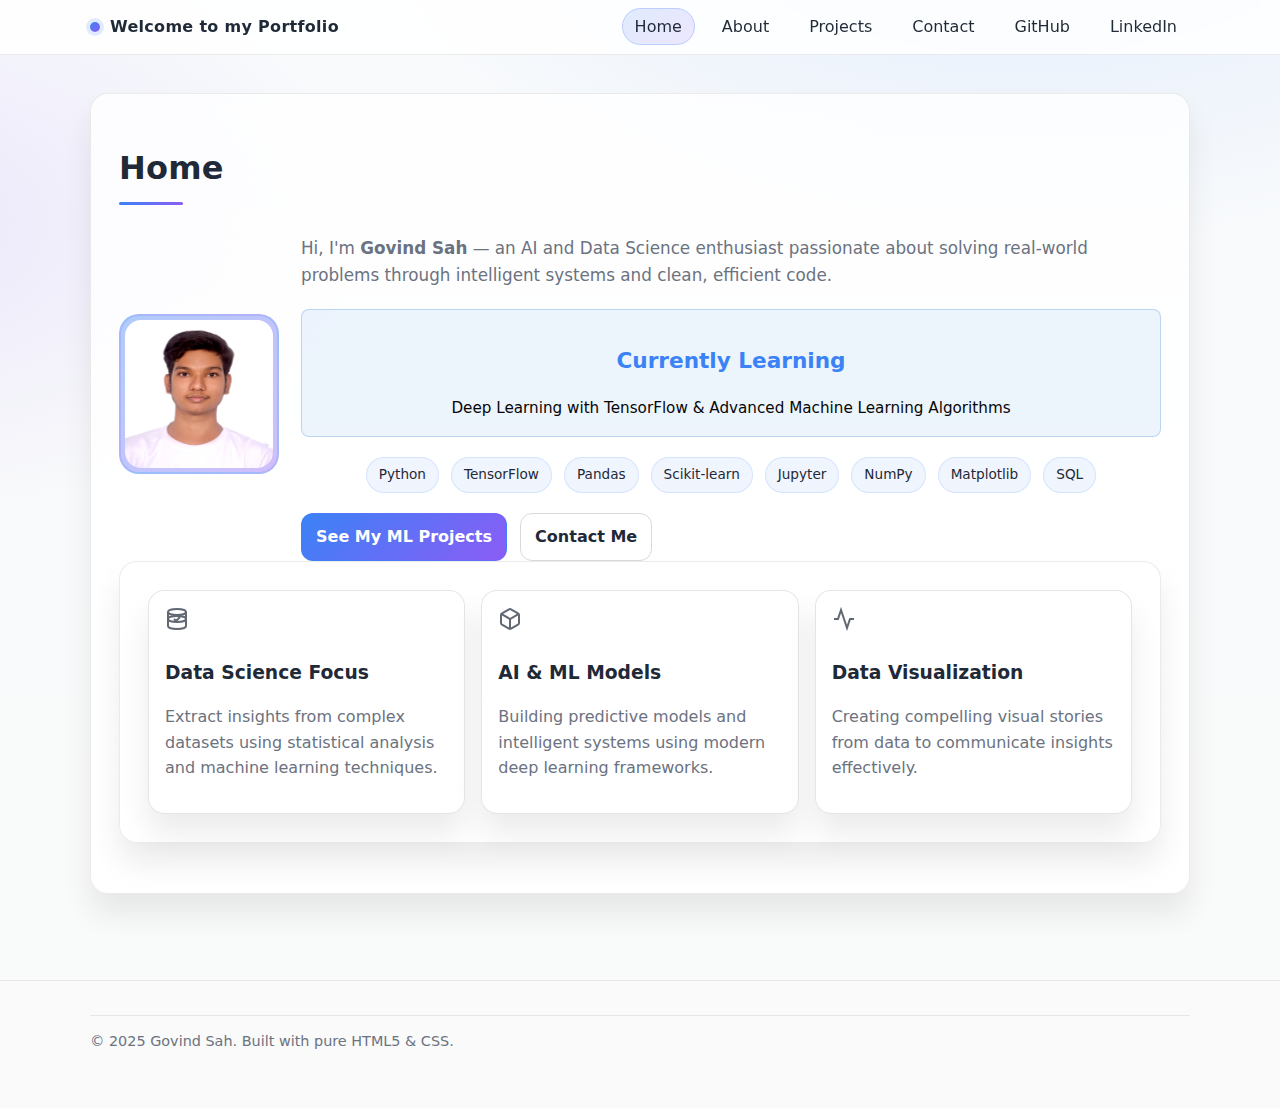
<file: index.html>
<!DOCTYPE html>
<html lang="en">
  <head>
    <meta charset="utf-8">
    <meta name="viewport" content="width=device-width, initial-scale=1">
    <title>Home · Portfolio</title>
    <link rel="preload" href="styles.css" as="style">
    <link rel="stylesheet" href="styles.css">
    <!-- Internal CSS (page-specific tweak) -->
    <style>
      /* Internal CSS: subtle page-specific accent underline for the H1 */
      .page-title::after {
        content: "";
        display: block;
        height: 3px;
        width: 64px;
        margin-top: 8px;
        background: linear-gradient(90deg, var(--brand), var(--brand-2));
        border-radius: 999px;
      }
      
      /* AI/DS Specific Enhancements - Only for Home Page */
      
      .tech-stack {
        display: flex;
        flex-wrap: wrap;
        gap: 12px;
        margin: 20px 0;
        justify-content: center;
      }
      
      .tech-tag {
        background: rgba(59, 130, 246, 0.08);
        border: 1px solid rgba(59, 130, 246, 0.15);
        padding: 6px 12px;
        border-radius: 20px;
        font-size: 0.85rem;
        color: var(--text, #1f2937);
        transition: all 0.3s ease;
      }
      
      .tech-tag:hover {
        background: rgba(59, 130, 246, 0.12);
        transform: translateY(-2px);
      }
      
      .current-focus {
        background: rgba(74, 144, 226, 0.1);
        border: 1px solid rgba(74, 144, 226, 0.3);
        padding: 16px;
        border-radius: 8px;
        margin: 20px 0;
        text-align: center;
      }
      
      .focus-label {
        font-size: 0.9rem;
        color: var(--brand, #598ecb);
        margin-bottom: 6px;
        font-weight: 600;
      }
      
      .focus-text {
        color: var(--text-light, #070606);
        font-size: 0.95rem;
      }
      
      /* Enhanced project cards with icons */
      .project {
        position: relative;
        transition: transform 0.3s ease;
      }
      
      .project:hover {
        transform: translateY(-4px);
      }
      
      .project-icon {
        width: 24px;
        height: 24px;
        margin-bottom: 12px;
        opacity: 0.7;
      }
      
      /* Responsive adjustments */
      @media (max-width: 768px) {
        
        .tech-stack {
          justify-content: flex-start;
        }
      }
    </style>
  </head>
  <body>
    
<header class="site-header">
  <div class="container navbar">
    <div class="brand">
      <a href="index.html" aria-label="Home">
        <span class="dot"></span>
        <span>Welcome to my Portfolio</span>
      </a>
    </div>
    <nav aria-label="Primary">
      <ul>
        <li><a href="index.html" aria-current="page">Home</a></li>
        <li><a href="about.html" >About</a></li>
        <li><a href="projects.html" >Projects</a></li>
        <li><a href="contact.html" >Contact</a></li>
        <li><a href="https://github.com/" target="_blank" rel="noopener">GitHub</a></li>
        <li><a href="https://www.linkedin.com/" target="_blank" rel="noopener">LinkedIn</a></li>
      </ul>
    </nav>
  </div>
</header>

    <main>
      <div class="container">
        <section class="card">
          <h1 class="page-title" style="letter-spacing:0.2px;">Home</h1>
          
<div class="hero">
  <div class="profile" style="border: 2px solid rgba(59, 130, 246, 0.2);"> <!-- Inline CSS usage -->
    <img src="profile.jpg" alt="Profile image placeholder">
  </div>
  <div>
    <p class="lead">Hi, I'm <strong>Govind Sah</strong> — an AI and Data Science enthusiast passionate about solving real-world problems through intelligent systems and clean, efficient code.</p>
    
    <!-- Current Focus Section -->
    <div class="current-focus">
      <div class="focus-label"> <h2> Currently Learning</h2></div>
      <div class="focus-text">Deep Learning with TensorFlow & Advanced Machine Learning Algorithms</div>
    </div>
    

    
    <!-- Tech Stack -->
    <div class="tech-stack">
      <span class="tech-tag">Python</span>
      <span class="tech-tag">TensorFlow</span>
      <span class="tech-tag">Pandas</span>
      <span class="tech-tag">Scikit-learn</span>
      <span class="tech-tag">Jupyter</span>
      <span class="tech-tag">NumPy</span>
      <span class="tech-tag">Matplotlib</span>
      <span class="tech-tag">SQL</span>
    </div>
    
    <div style="margin-top:20px;">
      <a class="btn" href="projects.html">See My ML Projects</a>
      <a class="btn ghost" href="contact.html" style="margin-left:8px;">Contact Me</a> <!-- Inline CSS usage -->
    </div>
  </div>
</div>

<section class="card">
  <div class="grid-3">
    <div class="project">
      <svg class="project-icon" viewBox="0 0 24 24" fill="none" stroke="currentColor" stroke-width="2">
        <path d="M9 12l2 2 4-4"/>
        <path d="M21 12c0 1.66-4 3-9 3s-9-1.34-9-3 4-3 9-3 9 1.34 9 3z"/>
        <path d="M21 5c0 1.66-4 3-9 3S3 6.66 3 5s4-3 9-3 9 1.34 9 3z"/>
        <path d="M3 5v14c0 1.66 4 3 9 3s9-1.34 9-3V5"/>
      </svg>
      <h3>Data Science Focus</h3>
      <p class="muted">Extract insights from complex datasets using statistical analysis and machine learning techniques.</p>
    </div>
    <div class="project">
      <svg class="project-icon" viewBox="0 0 24 24" fill="none" stroke="currentColor" stroke-width="2">
        <path d="M21 16V8a2 2 0 0 0-1-1.73l-7-4a2 2 0 0 0-2 0l-7 4A2 2 0 0 0 3 8v8a2 2 0 0 0 1 1.73l7 4a2 2 0 0 0 2 0l7-4A2 2 0 0 0 21 16z"/>
        <polyline points="3.27,6.96 12,12.01 20.73,6.96"/>
        <line x1="12" y1="22.08" x2="12" y2="12"/>
      </svg>
      <h3>AI & ML Models</h3>
      <p class="muted">Building predictive models and intelligent systems using modern deep learning frameworks.</p>
    </div>
    <div class="project">
      <svg class="project-icon" viewBox="0 0 24 24" fill="none" stroke="currentColor" stroke-width="2">
        <polyline points="22,12 18,12 15,21 9,3 6,12 2,12"/>
      </svg>
      <h3>Data Visualization</h3>
      <p class="muted">Creating compelling visual stories from data to communicate insights effectively.</p>
    </div>
  </div>
</section>

        </section>
      </div>
    </main>
    
<footer class="site-footer">
  <div class="container">
    <div class="sep"></div>
    <p class="small">© <span id="year">2025</span> Govind Sah. Built with pure HTML5 & CSS.</p>
  </div>
</footer>

  </body>
</html>
</file>
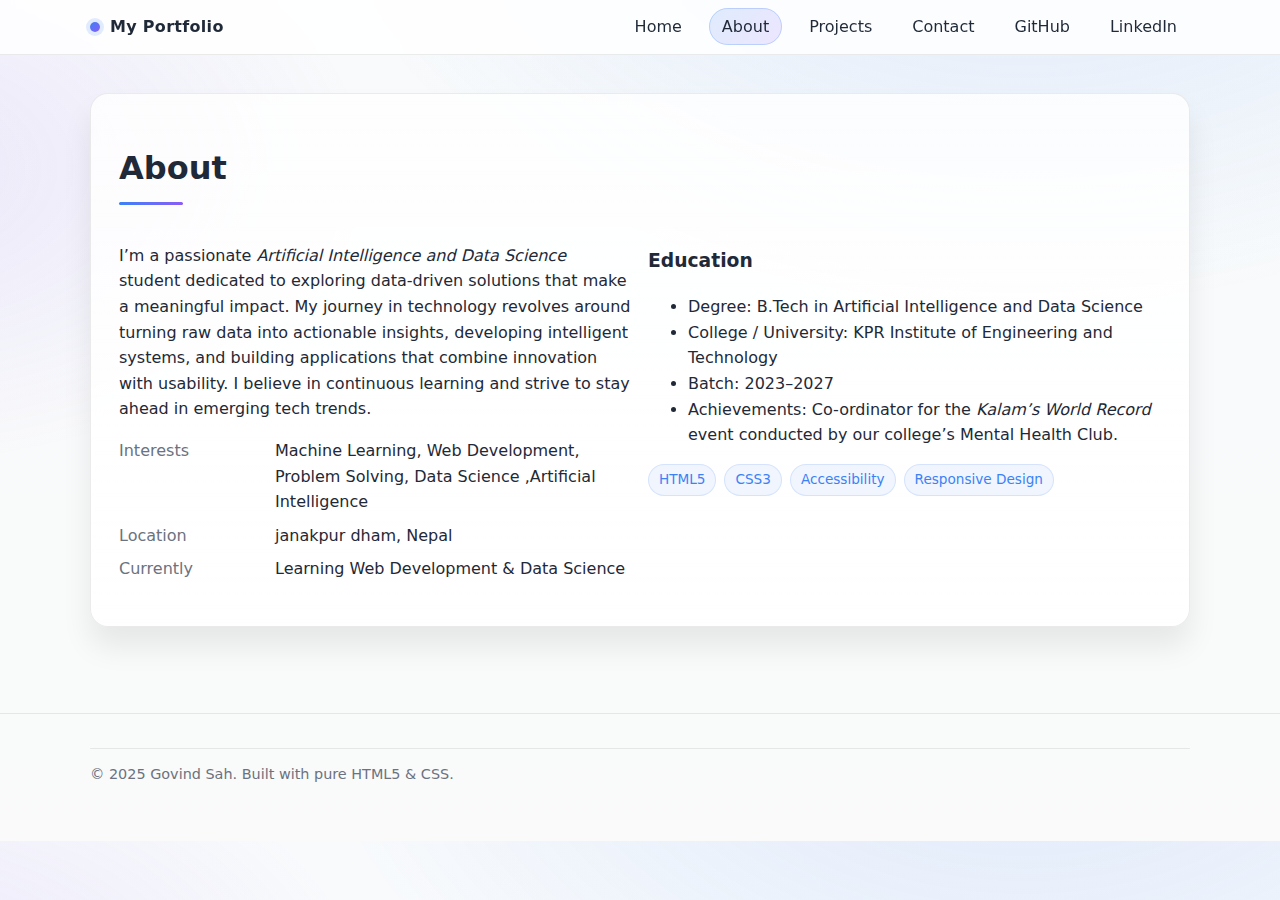
<file: about.html>
<!DOCTYPE html>
<html lang="en">
  <head>
    <meta charset="utf-8">
    <meta name="viewport" content="width=device-width, initial-scale=1">
    <title>About · Portfolio</title>
    <link rel="preload" href="styles.css" as="style">
    <link rel="stylesheet" href="styles.css">
    <!-- Internal CSS (page-specific tweak) -->
    <style>
      /* Internal CSS: subtle page-specific accent underline for the H1 */
      .page-title::after {
        content: "";
        display: block;
        height: 3px;
        width: 64px;
        margin-top: 8px;
        background: linear-gradient(90deg, var(--brand), var(--brand-2));
        border-radius: 999px;
      }
    </style>
  </head>
  <body>
    
<header class="site-header">
  <div class="container navbar">
    <div class="brand">
      <a href="index.html" aria-label="Home">
        <span class="dot"></span>
        <span>My Portfolio</span>
      </a>
    </div>
    <nav aria-label="Primary">
      <ul>
        <li><a href="index.html" >Home</a></li>
        <li><a href="about.html" aria-current="page">About</a></li>
        <li><a href="projects.html" >Projects</a></li>
        <li><a href="contact.html" >Contact</a></li>
        <li><a href="https://github.com/" target="_blank" rel="noopener">GitHub</a></li>
        <li><a href="https://www.linkedin.com/" target="_blank" rel="noopener">LinkedIn</a></li>
      </ul>
    </nav>
  </div>
</header>

    <main>
      <div class="container">
        <section class="card">
          <h1 class="page-title" >About</h1>
          
<div class="grid-2">
  <div>
    <p>I’m a passionate <em>Artificial Intelligence and Data Science</em> student dedicated to exploring data-driven solutions that make a meaningful impact. My journey in technology revolves around turning raw data into actionable insights, developing intelligent systems, and building applications that combine innovation with usability. I believe in continuous learning and strive to stay ahead in emerging tech trends.</p>
    <dl>
      <dt>Interests</dt><dd>Machine Learning, Web Development, Problem Solving, Data Science ,Artificial Intelligence</dd>
      <dt>Location</dt><dd>janakpur dham, Nepal</dd>
      <dt>Currently</dt><dd>Learning Web Development & Data Science</dd>
    </dl>
  </div>
  <div>
    <h3>Education</h3>
    <ul>
      <li>Degree: B.Tech in Artificial Intelligence and Data Science</li>
      <li>College / University: KPR Institute of Engineering and Technology</li>
      <li>Batch: 2023–2027</li>
      <li>Achievements: Co-ordinator for the <em>Kalam’s World Record</em> event conducted by our college’s Mental Health Club.</li>
    </ul>
    <div class="badges" style="margin: top 10px;">
      <span class="badge">HTML5</span>
      <span class="badge">CSS3</span>
      <span class="badge">Accessibility</span>
      <span class="badge">Responsive Design</span>
    </div>
  </div>
</div>

        </section>
      </div>
    </main>
    
<footer class="site-footer">
  <div class="container">
    <div class="sep"></div>
    <p class="small">© <span id="year">2025</span> Govind Sah. Built with pure HTML5 & CSS.</p>
  </div>
</footer>

  </body>
</html>
</file>
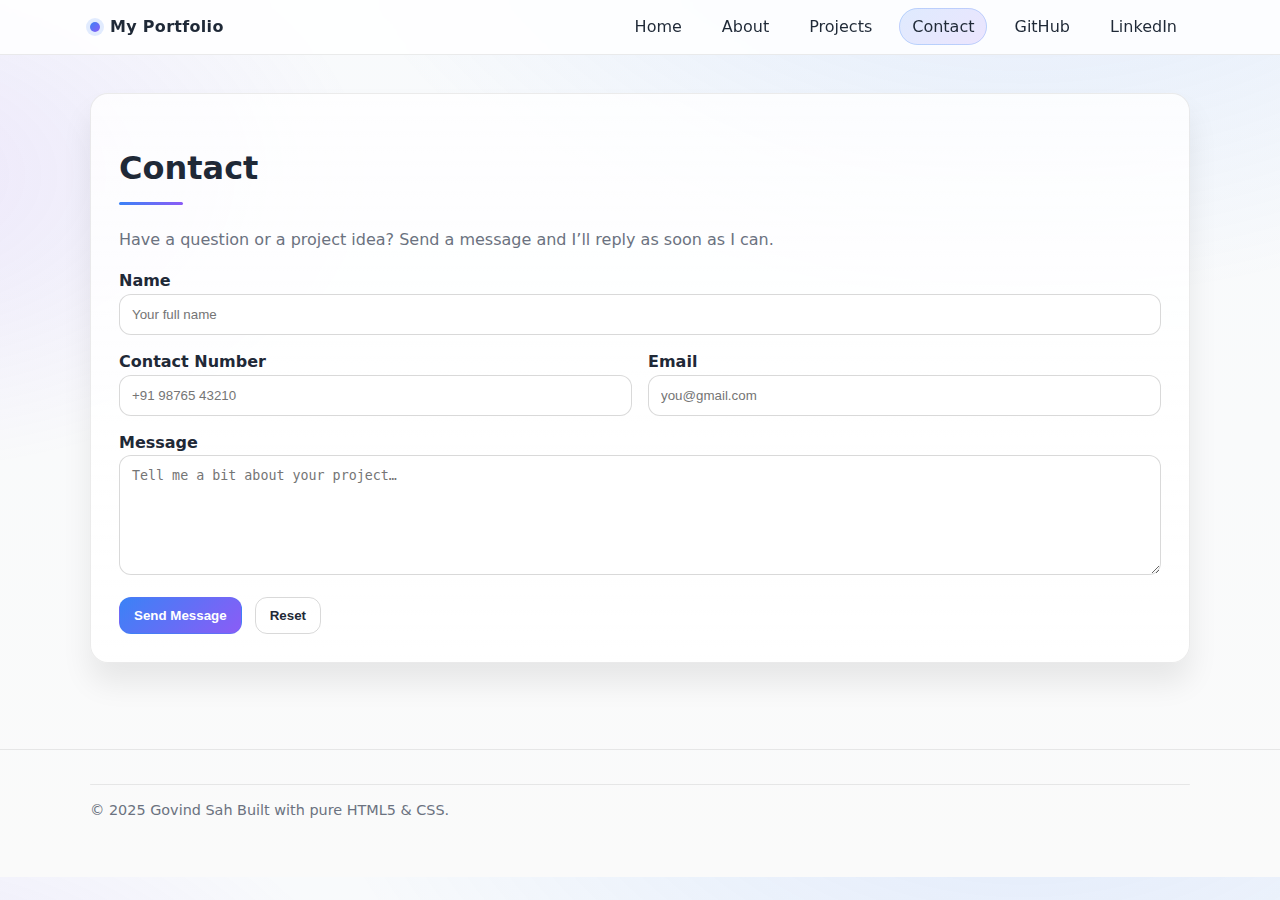
<file: contact.html>
<!DOCTYPE html>
<html lang="en">
  <head>
    <meta charset="utf-8">
    <meta name="viewport" content="width=device-width, initial-scale=1">
    <title>Contact · Portfolio</title>
    <link rel="preload" href="styles.css" as="style">
    <link rel="stylesheet" href="styles.css">
    <!-- Internal CSS (page-specific tweak) -->
    <style>
      /* Internal CSS: subtle page-specific accent underline for the H1 */
      .page-title::after {
        content: "";
        display: block;
        height: 3px;
        width: 64px;
        margin-top: 8px;
        background: linear-gradient(90deg, var(--brand), var(--brand-2));
        border-radius: 999px;
      }
    </style>
  </head>
  <body>
    
<header class="site-header">
  <div class="container navbar">
    <div class="brand">
      <a href="index.html" aria-label="Home">
        <span class="dot"></span>
        <span>My Portfolio</span>
      </a>
    </div>
    <nav aria-label="Primary">
      <ul>
        <li><a href="index.html" >Home</a></li>
        <li><a href="about.html" >About</a></li>
        <li><a href="projects.html" >Projects</a></li>
        <li><a href="contact.html" aria-current="page">Contact</a></li>
        <li><a href="https://github.com/govindsah22" target="_blank" rel="noopener">GitHub</a></li>
        <li><a href="https://www.linkedin.com/in/govind-sah-88a011313/" target="_blank" rel="noopener">LinkedIn</a></li>
      </ul>
    </nav>
  </div>
</header>

    <main>
      <div class="container">
        <section class="card">
          <h1 class="page-title" >Contact</h1>
          
<p class="muted">Have a question or a project idea? Send a message and I’ll reply as soon as I can.</p>
<form action="#" method="post" novalidate>
  <div>
    <label for="name">Name</label>
    <input id="name" name="name" type="text" placeholder="Your full name" required minlength="2" maxlength="80">
  </div>
  <div class="grid-2">
    <div>
      <label for="phone">Contact Number</label>
      <input id="phone" name="phone" type="tel" placeholder="+91 98765 43210" pattern="^\+?[0-9\s\-()]{7,20}$" required>
    </div>
    <div>
      <label for="email">Email</label>
      <input id="email" name="email" type="email" placeholder="you@gmail.com" required>
    </div>
  </div>
  <div>
    <label for="message">Message</label>
    <textarea id="message" name="message" placeholder="Tell me a bit about your project…" required minlength="10" maxlength="1000"></textarea>
  </div>
  <div>
    <button class="btn" type="submit">Send Message</button>
    <button class="btn ghost" type="reset" style="margin-left:8px;">Reset</button>
  </div>
</form>

        </section>
      </div>
    </main>
    
<footer class="site-footer">
  <div class="container">
    <div class="sep"></div>
    <p class="small">© <span id="year">2025</span> Govind Sah Built with pure HTML5 & CSS.</p>
  </div>
</footer>

  </body>
</html>
</file>
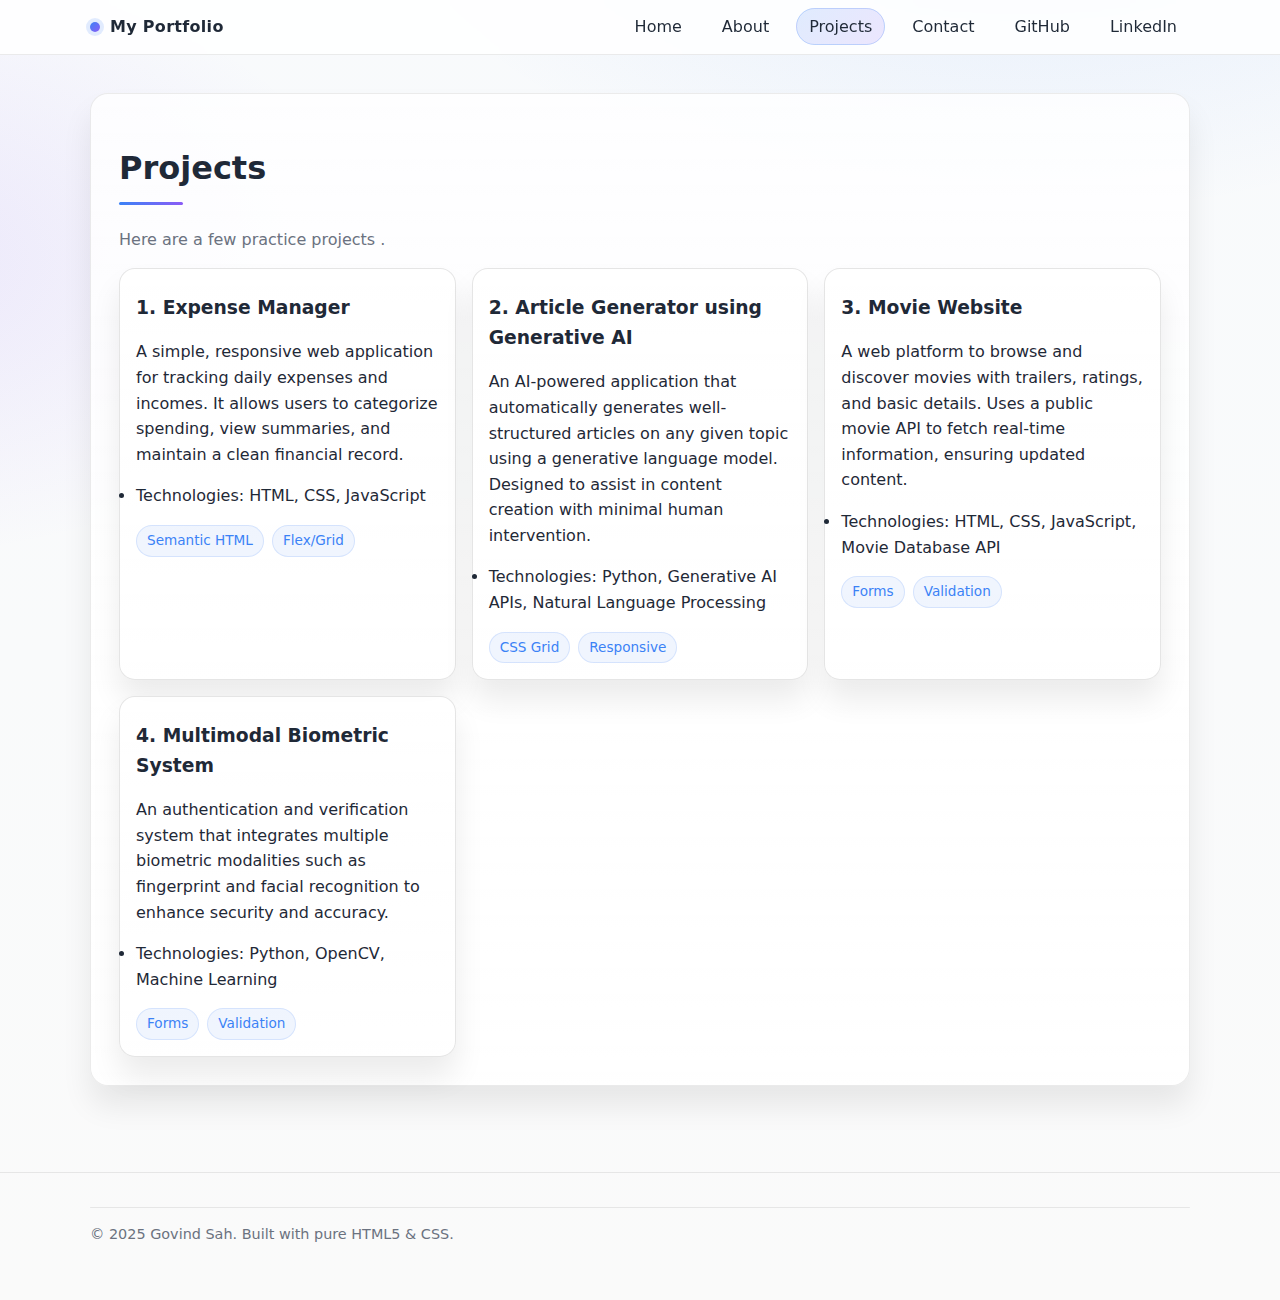
<file: projects.html>
<!DOCTYPE html>
<html lang="en">
  <head>
    <meta charset="utf-8">
    <meta name="viewport" content="width=device-width, initial-scale=1">
    <title>Projects · Portfolio</title>
    <link rel="preload" href="styles.css" as="style">
    <link rel="stylesheet" href="styles.css">
    <!-- Internal CSS (page-specific tweak) -->
    <style>
      /* Internal CSS: subtle page-specific accent underline for the H1 */
      .page-title::after {
        content: "";
        display: block;
        height: 3px;
        width: 64px;
        margin-top: 8px;
        background: linear-gradient(90deg, var(--brand), var(--brand-2));
        border-radius: 999px;
      }
    </style>
  </head>
  <body>
    
<header class="site-header">
  <div class="container navbar">
    <div class="brand">
      <a href="index.html" aria-label="Home">
        <span class="dot"></span>
        <span>My Portfolio</span>
      </a>
    </div>
    <nav aria-label="Primary">
      <ul>
        <li><a href="index.html" >Home</a></li>
        <li><a href="about.html" >About</a></li>
        <li><a href="projects.html" aria-current="page">Projects</a></li>
        <li><a href="contact.html" >Contact</a></li>
        <li><a href="https://github.com/" target="_blank" rel="noopener">GitHub</a></li>
        <li><a href="https://www.linkedin.com/" target="_blank" rel="noopener">LinkedIn</a></li>
      </ul>
    </nav>
  </div>
</header>

    <main>
      <div class="container">
        <section class="card">
          <h1 class="page-title" >Projects</h1>
          
<p class="muted">Here are a few practice projects .</p>
<div class="grid-3">
  <article class="project">
    <h3>1. Expense Manager</h3>
    <p>
A simple, responsive web application for tracking daily expenses and incomes. It allows users to categorize spending, view summaries, and maintain a clean financial record.
<li>Technologies: HTML, CSS, JavaScript</li></p>
    <div class="badges"><span class="badge">Semantic HTML</span><span class="badge">Flex/Grid</span></div>
  </article>
  <article class="project">
    <h3>2. Article Generator using Generative AI</h3>
    <p>An AI-powered application that automatically generates well-structured articles on any given topic using a generative language model. Designed to assist in content creation with minimal human intervention.
<li>Technologies: Python, Generative AI APIs, Natural Language Processing</li></p>
    <div class="badges"><span class="badge">CSS Grid</span><span class="badge">Responsive</span></div>
  </article>
  <article class="project">
    <h3>3. Movie Website</h3>
    <p>A web platform to browse and discover movies with trailers, ratings, and basic details. Uses a public movie API to fetch real-time information, ensuring updated content.
<li>Technologies: HTML, CSS, JavaScript, Movie Database API</li></p>
    <div class="badges"><span class="badge">Forms</span><span class="badge">Validation</span></div>
  </article>
  <article class="project">
    <h3>4. Multimodal Biometric System</h3>
    <p>An authentication and verification system that integrates multiple biometric modalities such as fingerprint and facial recognition to enhance security and accuracy.
<li>Technologies: Python, OpenCV, Machine Learning</li></p>
    <div class="badges"><span class="badge">Forms</span><span class="badge">Validation</span></div>
  </article>
</div>

        </section>
      </div>
    </main>
    
<footer class="site-footer">
  <div class="container">
    <div class="sep"></div>
    <p class="small">© <span id="year">2025</span> Govind Sah. Built with pure HTML5 & CSS.</p>
  </div>
</footer>

  </body>
</html>
</file>
<file: styles.css>
/* ========== External Stylesheet (styles.css) - Light & Bright Theme ========== */
/* Resets & base */
* { box-sizing: border-box; }
html { scroll-behavior: smooth; }
:root {
  --bg: #fafafa;           /* light gray background */
  --bg-elev: #ffffff;      /* pure white */
  --card: #ffffff;
  --text: #1f2937;         /* dark gray text */
  --muted: #6b7280;        /* medium gray */
  --brand: #3b82f6;        /* bright blue */
  --brand-2: #8b5cf6;      /* bright purple */
  --accent: #10b981;       /* bright emerald */
  --danger: #ef4444;       /* bright red */
  --ring: rgba(59, 130, 246, .25);
  --shadow: 0 20px 30px rgba(0,0,0,.08);
  --radius: 18px;
}
body {
  margin: 0;
  font-family: system-ui, -apple-system, Segoe UI, Roboto, Inter, "Helvetica Neue", Arial, "Noto Sans", "Apple Color Emoji", "Segoe UI Emoji", "Segoe UI Symbol", sans-serif;
  color: var(--text);
  background: radial-gradient(1200px 800px at 80% -20%, rgba(59, 130, 246, 0.15), transparent 60%),
              radial-gradient(1000px 600px at -10% 20%, rgba(139, 92, 246, .12), transparent 50%),
              linear-gradient(180deg, #f8fafc, var(--bg));
  line-height: 1.6;
}

/* Layout */
.container { width: min(1100px, 92%); margin: 0 auto; }
header.site-header {
  position: sticky; top: 0; z-index: 50;
  backdrop-filter: blur(8px);
  background: rgba(255,255,255,.85);
  border-bottom: 1px solid rgba(0,0,0,.08);
}
.navbar { display: flex; align-items: center; justify-content: space-between; padding: 14px 0;}
.brand a {
  display: inline-flex; align-items: center; gap: 10px;
  text-decoration: none; color: var(--text); font-weight: 700; letter-spacing: .3px;
}
.brand .dot { width: 10px; height: 10px; border-radius: 999px; background: linear-gradient(135deg, var(--brand), var(--brand-2)); box-shadow: 0 0 0 4px rgba(59,130,246,.15); }
nav ul { list-style: none; display: flex; gap: 14px; margin: 0; padding: 0; flex-wrap: wrap; }
nav a {
  text-decoration: none; color: var(--text);
  padding: 8px 12px; border-radius: 999px;
  border: 1px solid transparent;
  transition: transform .2s ease, background .2s ease, border-color .2s ease, color .2s ease;
}
nav a:hover { transform: translateY(-1px); background: rgba(59,130,246,.08); border-color: rgba(59,130,246,.15); }
nav a[aria-current="page"] { background: linear-gradient(135deg, rgba(59,130,246,.15), rgba(139,92,246,.15)); border-color: rgba(59,130,246,.25); }

main { padding: 38px 0 64px; }
section.card {
  background: linear-gradient(180deg, rgba(255,255,255,.8), rgba(255,255,255,.95));
  border: 1px solid rgba(0,0,0,.08);
  border-radius: var(--radius);
  box-shadow: var(--shadow);
  padding: clamp(18px, 3.2vw, 28px);
  margin-bottom: 22px;
}

/* Hero */
.hero {
  display: grid; grid-template-columns: 160px 1fr; gap: 22px; align-items: center;
}
.hero .profile {
  width: 160px; height: 160px; border-radius: 20px;
  background: linear-gradient(135deg, rgba(59,130,246,.4), rgba(139,92,246,.4));
  padding: 4px;
}
.hero .profile img {
  width: 100%; height: 100%; border-radius: 16px; display: block;
  background: #f8fafc;
}
.hero h1 { margin: 0 0 6px; font-size: clamp(26px, 3.2vw, 34px); }
.hero p.lead { margin: 8px 0 0; color: var(--muted); font-size: 1.05rem; }

/* Grid utilities */
.grid-3 { display: grid; grid-template-columns: repeat(3, 1fr); gap: 16px; }
.grid-2 { display: grid; grid-template-columns: repeat(2, 1fr); gap: 16px; }
@media (max-width: 860px){ .grid-3{ grid-template-columns: 1fr 1fr;} .hero{ grid-template-columns: 120px 1fr; } }
@media (max-width: 620px){ .grid-3,.grid-2{ grid-template-columns: 1fr;} }

/* Buttons & links */
.btn {
  display: inline-block;
  padding: 10px 14px; border-radius: 12px;
  text-decoration: none; color: #ffffff; font-weight: 600;
  background: linear-gradient(135deg, var(--brand), var(--brand-2));
  border: 1px solid rgba(59,130,246,.25);
  transition: transform .15s ease, filter .15s ease;
}
.btn:hover { transform: translateY(-2px) scale(1.01); filter: brightness(1.1); }
.btn.ghost { background: transparent; color: var(--text); border-color: rgba(0,0,0,.15); }
.btn.ghost:hover { background: rgba(59,130,246,.08); }

/* Cards */
.project {
  background: linear-gradient(180deg, rgba(255,255,255,.9), rgba(255,255,255,.95));
  border: 1px solid rgba(0,0,0,.1);
  border-radius: 16px; padding: 16px; box-shadow: var(--shadow);
  transition: transform .15s ease, border-color .2s ease, background .2s ease;
}
.project:hover { transform: translateY(-3px); border-color: rgba(59,130,246,.3); background: rgba(59,130,246,.05); }
.project h3 { margin: 8px 0; }
.badges { display: flex; flex-wrap: wrap; gap: 8px; }
.badge {
  padding: 4px 10px; border-radius: 999px; font-size: .85rem;
  background: rgba(59,130,246,.08);
  border: 1px solid rgba(59,130,246,.15);
  color: var(--brand);
}

/* Tables & lists */
dl { display: grid; grid-template-columns: 140px 1fr; gap: 8px 16px; }
dt { color: var(--muted); }
dd { margin: 0; }

/* Forms */
form {
  display: grid; gap: 14px;
}
label { font-weight: 600; }
.input, textarea, input[type="text"], input[type="email"], input[type="tel"] {
  width: 100%; padding: 12px 12px; border-radius: 12px;
  border: 1px solid rgba(0,0,0,.15);
  background: rgba(255,255,255,.8); color: var(--text);
  outline: none;
}
input:focus, textarea:focus {
  border-color: var(--brand); box-shadow: 0 0 0 4px var(--ring);
}
textarea { min-height: 120px; resize: vertical; }

/* Footer */
footer.site-footer {
  border-top: 1px solid rgba(0,0,0,.08);
  padding: 22px 0 40px; color: var(--muted);
}
footer .small { font-size: .9rem; }

/* Utilities */
.muted { color: var(--muted); }
.center { text-align: center; }
.sep { height: 1px; background: rgba(0,0,0,.08); margin: 12px 0; border-radius: 999px; }
</file>
